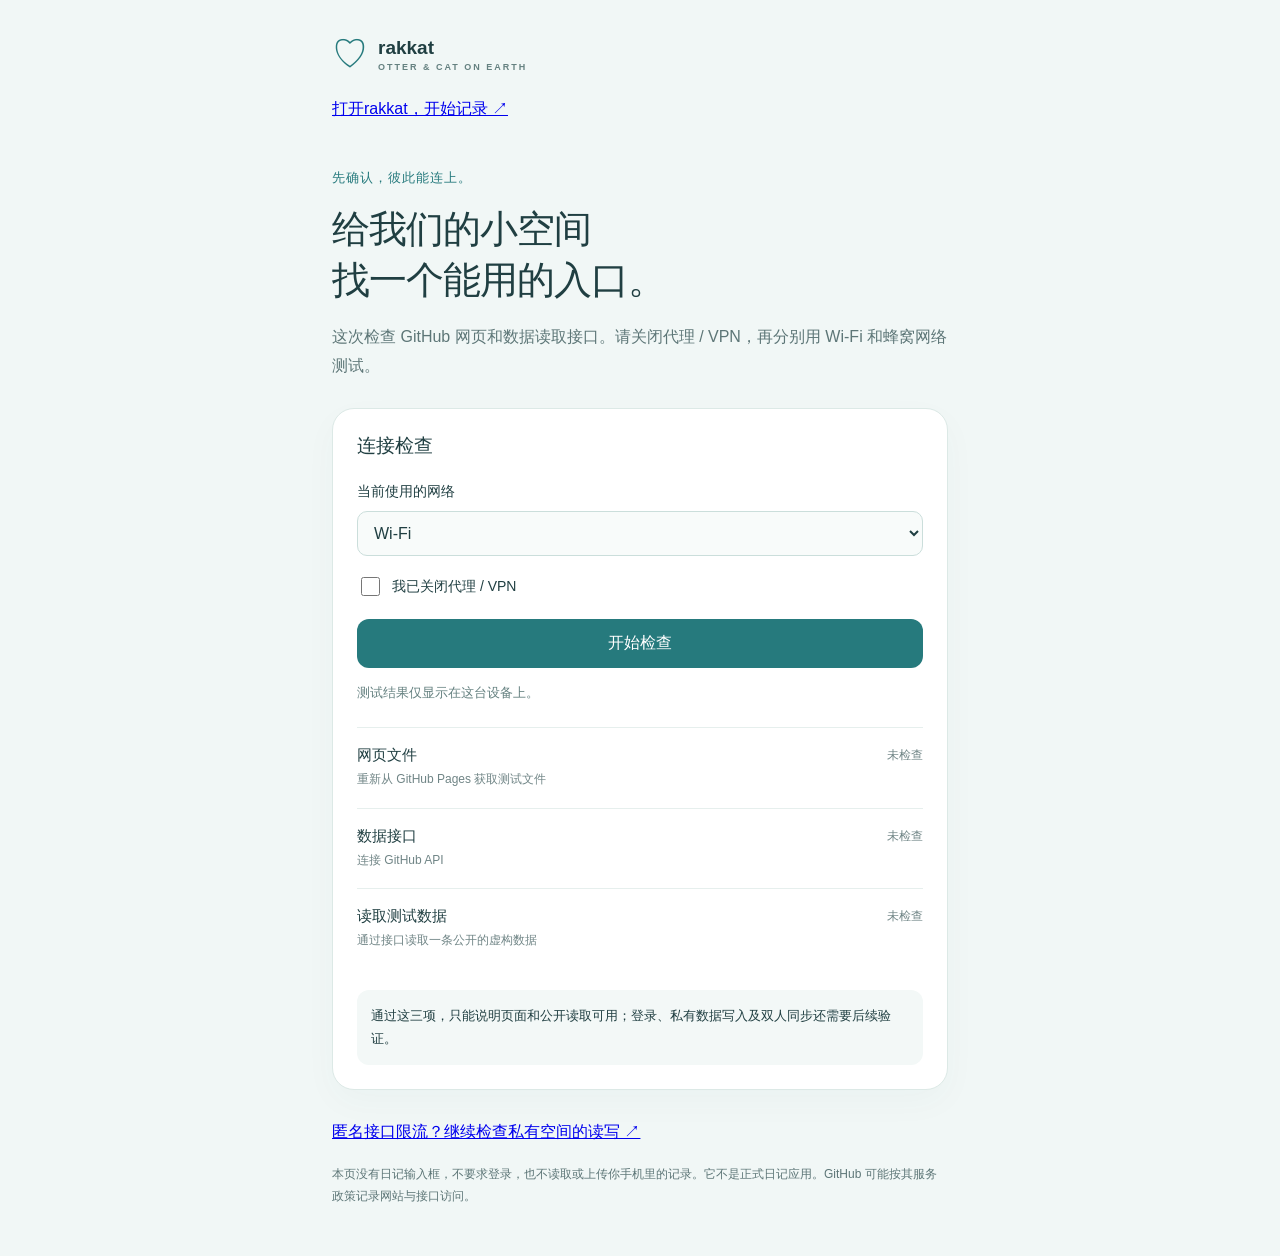
<file: index.html>
<!doctype html>
<html lang="zh-CN">
<head>
  <meta charset="utf-8">
  <meta name="viewport" content="width=device-width, initial-scale=1">
  <meta name="theme-color" content="#f1f7f6">
  <meta name="robots" content="noindex,nofollow">
  <meta name="referrer" content="no-referrer">
  <meta http-equiv="Content-Security-Policy" content="default-src 'self'; script-src 'self'; style-src 'self'; connect-src 'self' https://api.github.com; object-src 'none'; base-uri 'none'; form-action 'none'">
  <title>rakkat · 连接检查</title>
  <link rel="stylesheet" href="./style.css">
  <script type="module" src="./probe.js"></script>
</head>
<body>
  <main>
    <div class="brand"><span class="mark" aria-hidden="true">♡</span><span>rakkat<small>OTTER &amp; CAT ON EARTH</small></span></div>
    <p class="intro"><a href="./journal/">打开rakkat，开始记录 ↗</a></p>
    <p class="eyebrow">先确认，彼此能连上。</p>
    <h1>给我们的小空间<br>找一个能用的入口。</h1>
    <p class="intro">这次检查 GitHub 网页和数据读取接口。请关闭代理 / VPN，再分别用 Wi-Fi 和蜂窝网络测试。</p>
    <section aria-labelledby="test-title">
      <h2 id="test-title">连接检查</h2>
      <label for="network">当前使用的网络</label>
      <select id="network"><option value="Wi-Fi">Wi-Fi</option><option value="蜂窝网络">蜂窝网络</option></select>
      <label class="check"><input id="vpn-off" type="checkbox">我已关闭代理 / VPN</label>
      <button id="run" type="button">开始检查</button>
      <p id="hint" role="status">测试结果仅显示在这台设备上。</p>
      <ol aria-label="检查项目">
        <li><span>网页文件<small>重新从 GitHub Pages 获取测试文件</small></span><strong id="static-result">未检查</strong></li>
        <li><span>数据接口<small>连接 GitHub API</small></span><strong id="api-result">未检查</strong></li>
        <li><span>读取测试数据<small>通过接口读取一条公开的虚构数据</small></span><strong id="contents-result">未检查</strong></li>
      </ol>
      <p id="summary" class="summary" aria-live="polite">通过这三项，只能说明页面和公开读取可用；登录、私有数据写入及双人同步还需要后续验证。</p>
      <button id="copy" type="button" class="secondary" hidden>复制测试结果</button>
      <textarea id="report" readonly hidden aria-label="测试结果，可长按复制"></textarea>
    </section>
    <p><a href="./private.html">匿名接口限流？继续检查私有空间的读写 ↗</a></p>
    <footer>本页没有日记输入框，不要求登录，也不读取或上传你手机里的记录。它不是正式日记应用。GitHub 可能按其服务政策记录网站与接口访问。</footer>
    <noscript>需要在 Safari 中启用 JavaScript 才能运行连接检查。</noscript>
  </main>
</body>
</html>
</file>
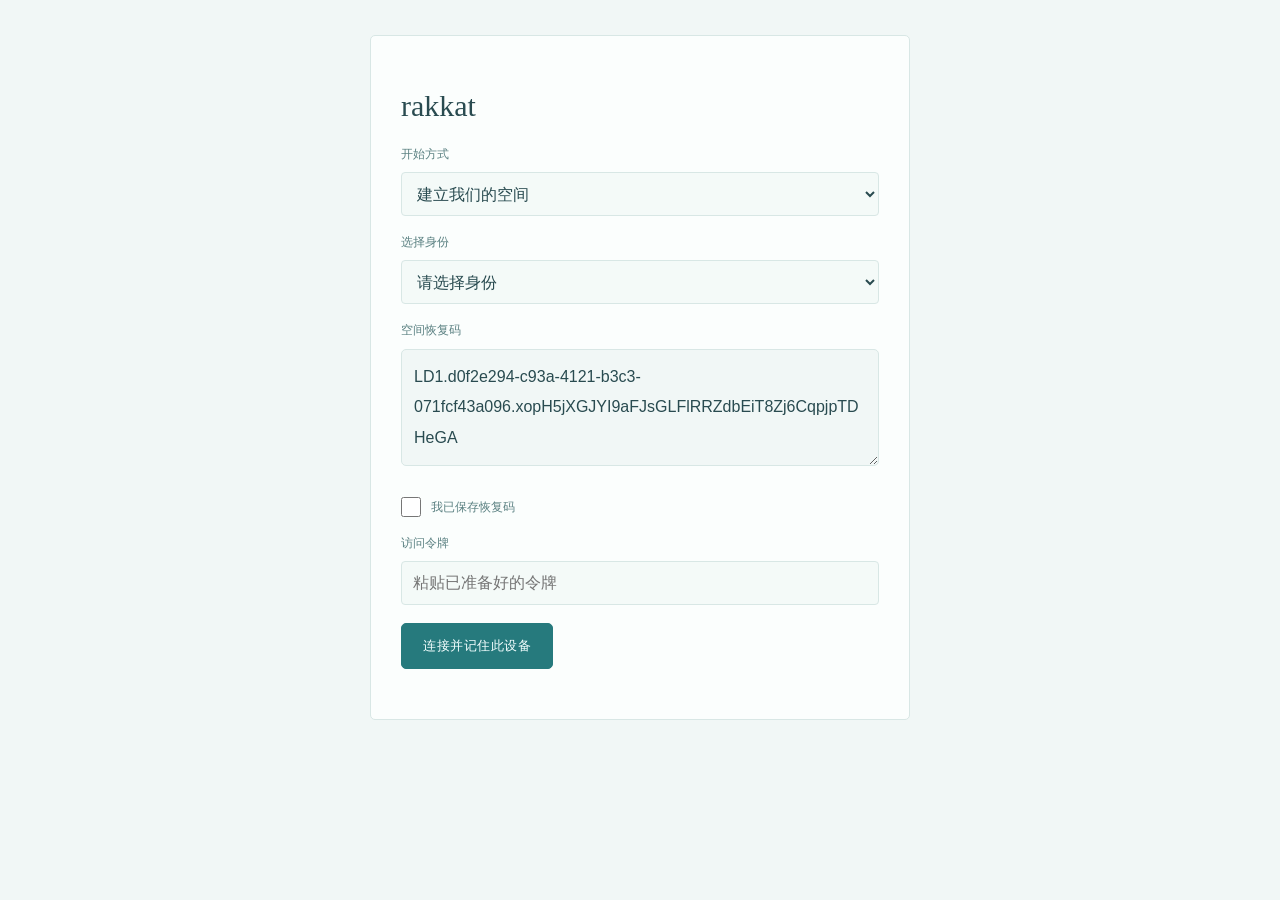
<file: journal/index.html>
<!doctype html>
<html lang="zh-CN">
<head>
  <meta charset="utf-8">
  <meta name="viewport" content="width=device-width, initial-scale=1, viewport-fit=cover">
  <meta name="theme-color" content="#f1f7f6">
  <meta name="apple-mobile-web-app-capable" content="yes">
  <meta name="apple-mobile-web-app-title" content="rakkat">
  <meta name="apple-mobile-web-app-status-bar-style" content="default">
  <meta name="description" content="把平凡的一天，写给喜欢的人。属于两个人的文字日记。">
  <title>rakkat</title>
  <link rel="icon" href="./icon.svg" type="image/svg+xml">
  <link rel="manifest" href="./manifest.webmanifest">
  <link rel="stylesheet" href="./style.css">
  <script src="./app.js" type="module"></script>
<meta name="robots" content="noindex,nofollow"><meta name="referrer" content="no-referrer"><meta http-equiv="Content-Security-Policy" content="default-src 'self'; script-src 'self'; style-src 'self'; img-src 'self' data: blob:; connect-src https://api.github.com; object-src 'none'; base-uri 'none'; form-action 'none'"><link rel="stylesheet" href="./shared.css"></head>
<body data-shared="true">
  <div class="demo-notice" hidden></div>
  <div class="app-shell" hidden>
    <header class="topbar">
      <a href="#diary" class="brand"><img src="./icon.svg" alt="" width="36" height="36"><span>rakkat<small>OTTER &amp; CAT ON EARTH</small></span></a>
      <button id="identity" class="identity" title="切换演示身份"></button>
    </header>
    <main id="main" tabindex="-1">
      <section class="hero">
        <div><p class="eyebrow">JUST YOU & ME</p><h1><span>rakkat</span></h1><p class="hero-copy">獭国猫国建交事项(秘)</p><button class="primary" id="new-entry"><span aria-hidden="true">＋</span> 记下今天</button></div>
        <div class="hero-art" aria-hidden="true"><div class="paper paper-back"></div><div class="paper paper-front"><span class="paper-date">DEAR, YOU</span><span class="flower">✳</span><span class="paper-note">小獭和猫猫<br>值得记住的每一天</span><span class="paper-line"></span><span class="paper-line short"></span><span class="paper-heart">♡</span></div><div class="art-caption">a little note, a little love.</div></div>
      </section>
      <nav class="tabs" aria-label="空间导航">
        <button data-tab="diary" aria-current="page">日记</button><button data-tab="dates">纪念日</button><button data-tab="space">我们的空间</button>
        <span class="tabs-note">把日子慢慢收藏</span>
      </nav>
      <section id="diary-panel" class="panel">
        <div class="section-heading"><div><p class="eyebrow">THE EVERYDAY COLLECTION</p><h2>最近的小事</h2></div><div id="filters" class="filters"><button data-filter="all" class="selected">全部</button><button data-filter="0">我写的</button><button data-filter="1">对方写的</button></div></div>
        <label class="search"><span aria-hidden="true">⌕</span><input id="search" type="search" placeholder="找找某一天、某句话…" aria-label="搜索日记"></label>
        <div id="entries" class="entries"></div>
      </section>
      <section id="dates-panel" class="panel" hidden>
        <div class="section-heading"><div><p class="eyebrow">DAYS WE HOLD CLOSE</p><h2>值得记住的日子</h2></div><button class="primary" id="new-event">＋ 记个日子</button></div>
        <p class="dates-intro">期待下一次见面，也记住每一次小小的照顾。</p>
        <div id="date-highlights" class="date-highlights"></div>
        <div class="calendar-layout">
          <section class="calendar-card" aria-label="日历">
            <div class="calendar-toolbar"><h3 id="calendar-month" aria-live="polite"></h3><div><button class="icon-button" id="month-prev" aria-label="上个月">‹</button><button class="text-button" id="month-today">今天</button><button class="icon-button" id="month-next" aria-label="下个月">›</button></div></div>
            <div class="calendar-week" aria-hidden="true"><span>一</span><span>二</span><span>三</span><span>四</span><span>五</span><span>六</span><span>日</span></div>
            <div id="calendar-days" class="calendar-days" aria-label="选择日期"></div>
            <div class="calendar-legend"><span><i class="event-dot meeting"></i>见面</span><span><i class="event-dot period"></i>经期</span><span><i class="event-dot anniversary"></i>纪念日</span><span><i class="event-dot other"></i>其他</span></div>
          </section>
          <section class="day-card"><p class="eyebrow">ON THIS DAY</p><h3 id="selected-day"></h3><div id="day-events"></div><button class="text-button" id="add-on-day">＋ 为这一天添加记录</button></section>
        </div>
        <div class="section-heading event-list-heading"><h2>我们的日子簿</h2><div class="filters" aria-label="筛选日期记录"><button data-event-filter="all" class="selected">全部</button><button data-event-filter="meeting">见面</button><button data-event-filter="period">经期</button><button data-event-filter="anniversary">纪念日</button><button data-event-filter="other">其他</button></div></div>
        <div id="event-list" class="event-list"></div>
      </section>
      <section id="space-panel" class="panel" hidden>
        <div class="section-heading"><div><p class="eyebrow">A PLACE FOR TWO</p><h2>我们的空间</h2></div></div>
        <div class="settings-grid"><form id="settings" class="settings-card"><h3>给空间一个名字</h3><label>空间名称<input name="title" maxlength="24" required></label><div class="form-row"><label>小獭的称呼<input name="person0" maxlength="12" required></label><label>猫猫的称呼<input name="person1" maxlength="12" required></label></div><label>在一起的日子（可选）<input name="anniversary" type="date"></label><button class="primary" type="submit">保存设置</button></form>
        <div class="settings-card"><h3>把回忆带在身边</h3><p>导出文字日记、留言、纪念日和经期记录的完整备份，换设备时可以导入。</p><button class="secondary" id="export">导出完整备份</button><button class="text-button" id="import">从备份导入</button><input id="import-file" type="file" accept=".json,application/json" hidden><p class="small">备份文件未加密，请保存在你信任的位置。导入会合并记录，同一条记录保留更新时间较新的版本。</p></div>
        <div class="settings-card full-width"><span class="status-dot"></span><strong>现在是本地体验空间</strong><p>切换身份可以体验两个人互相留言；这还不是账号登录。记录保存在当前浏览器中，清除网站数据会丢失，请及时导出。正式双人版还需要账号、跨设备同步、加密和自动备份。</p><div id="stats" class="stats"></div><p id="legacy-photos" class="small" hidden></p><button class="text-button danger" id="clear-examples">移除示例日记</button></div></div>
      </section>
      <footer>獭猫地球行之旅游日记<span>MADE FOR TWO ♡</span></footer>
    </main>
  </div>
  <dialog id="editor" class="editor-dialog"><form id="entry-form">
    <div class="dialog-head"><div><p class="eyebrow">A NOTE TO YOU</p><h2 id="editor-heading">今天想告诉你…</h2></div><button type="button" class="icon-button" data-close="editor" aria-label="关闭编辑器">×</button></div>
    <div class="form-row editor-meta"><label>记录日期<input type="date" id="entry-date" required></label><label>今天的心情<select id="entry-mood"><option>晴朗</option><option>想你</option><option>平静</option><option>开心</option><option>有点累</option><option>小情绪</option></select></label></div>
    <input id="entry-title" class="title-input" maxlength="80" placeholder="给今天起个小标题（可选）" aria-label="日记标题">
    <textarea id="entry-body" maxlength="20000" placeholder="发生了什么？想到了什么？或者，只是突然很想你。" aria-label="日记正文"></textarea>
    <div class="dialog-bottom"><span class="small" id="draft-status">写给对方，也留给未来的我们。</span><button class="primary" id="save-entry" type="submit">收进日记本</button></div>
  </form></dialog>
  <dialog id="detail" class="detail-dialog"><div class="dialog-head"><span class="eyebrow">A DAY TO REMEMBER</span><button class="icon-button" data-close="detail" aria-label="关闭日记">×</button></div><div id="detail-content"></div></dialog>
  <dialog id="event-editor"><form id="event-form">
    <div class="dialog-head"><div><p class="eyebrow">SAVE A LITTLE DAY</p><h2 id="event-editor-heading">记住一个日子</h2></div><button type="button" class="icon-button" data-close="event-editor" aria-label="关闭日期记录">×</button></div>
    <div class="form-row editor-meta"><label>是什么日子<select id="event-kind"><option value="meeting">见面</option><option value="period">经期</option><option value="anniversary">纪念日</option><option value="other">其他</option></select></label><label id="event-subject-label" hidden>为谁记录<select id="event-subject"></select></label></div>
    <label class="event-label">名称（可选）<input id="event-title" maxlength="80" placeholder="比如：周末见面、第一次旅行"></label>
    <div class="form-row editor-meta"><label><span id="event-start-label">日期</span><input id="event-start" type="date" min="1900-01-01" max="9999-12-31" required></label><label id="event-end-label"><span>结束日期（可选）</span><input id="event-end" type="date" min="1900-01-01" max="9999-12-31"></label></div>
    <label id="event-yearly-label" class="checkbox-label" hidden><input id="event-yearly" type="checkbox">每年记住这一天</label>
    <p id="event-hint" class="small"></p>
    <label class="event-label note-label">留一点备注<textarea id="event-note" maxlength="2000" placeholder="想做的事、当天的感受，或想给对方的小提醒。"></textarea></label>
    <div class="event-controls"><button type="button" class="text-button danger" id="delete-event" hidden>删除记录</button><button type="button" class="secondary" id="end-period" hidden>今天结束</button><button class="primary" type="submit" id="save-event">保存这个日子</button></div>
  </form></dialog>
  <div id="toast" role="status" aria-live="polite"></div>
</body>
</html>
</file>
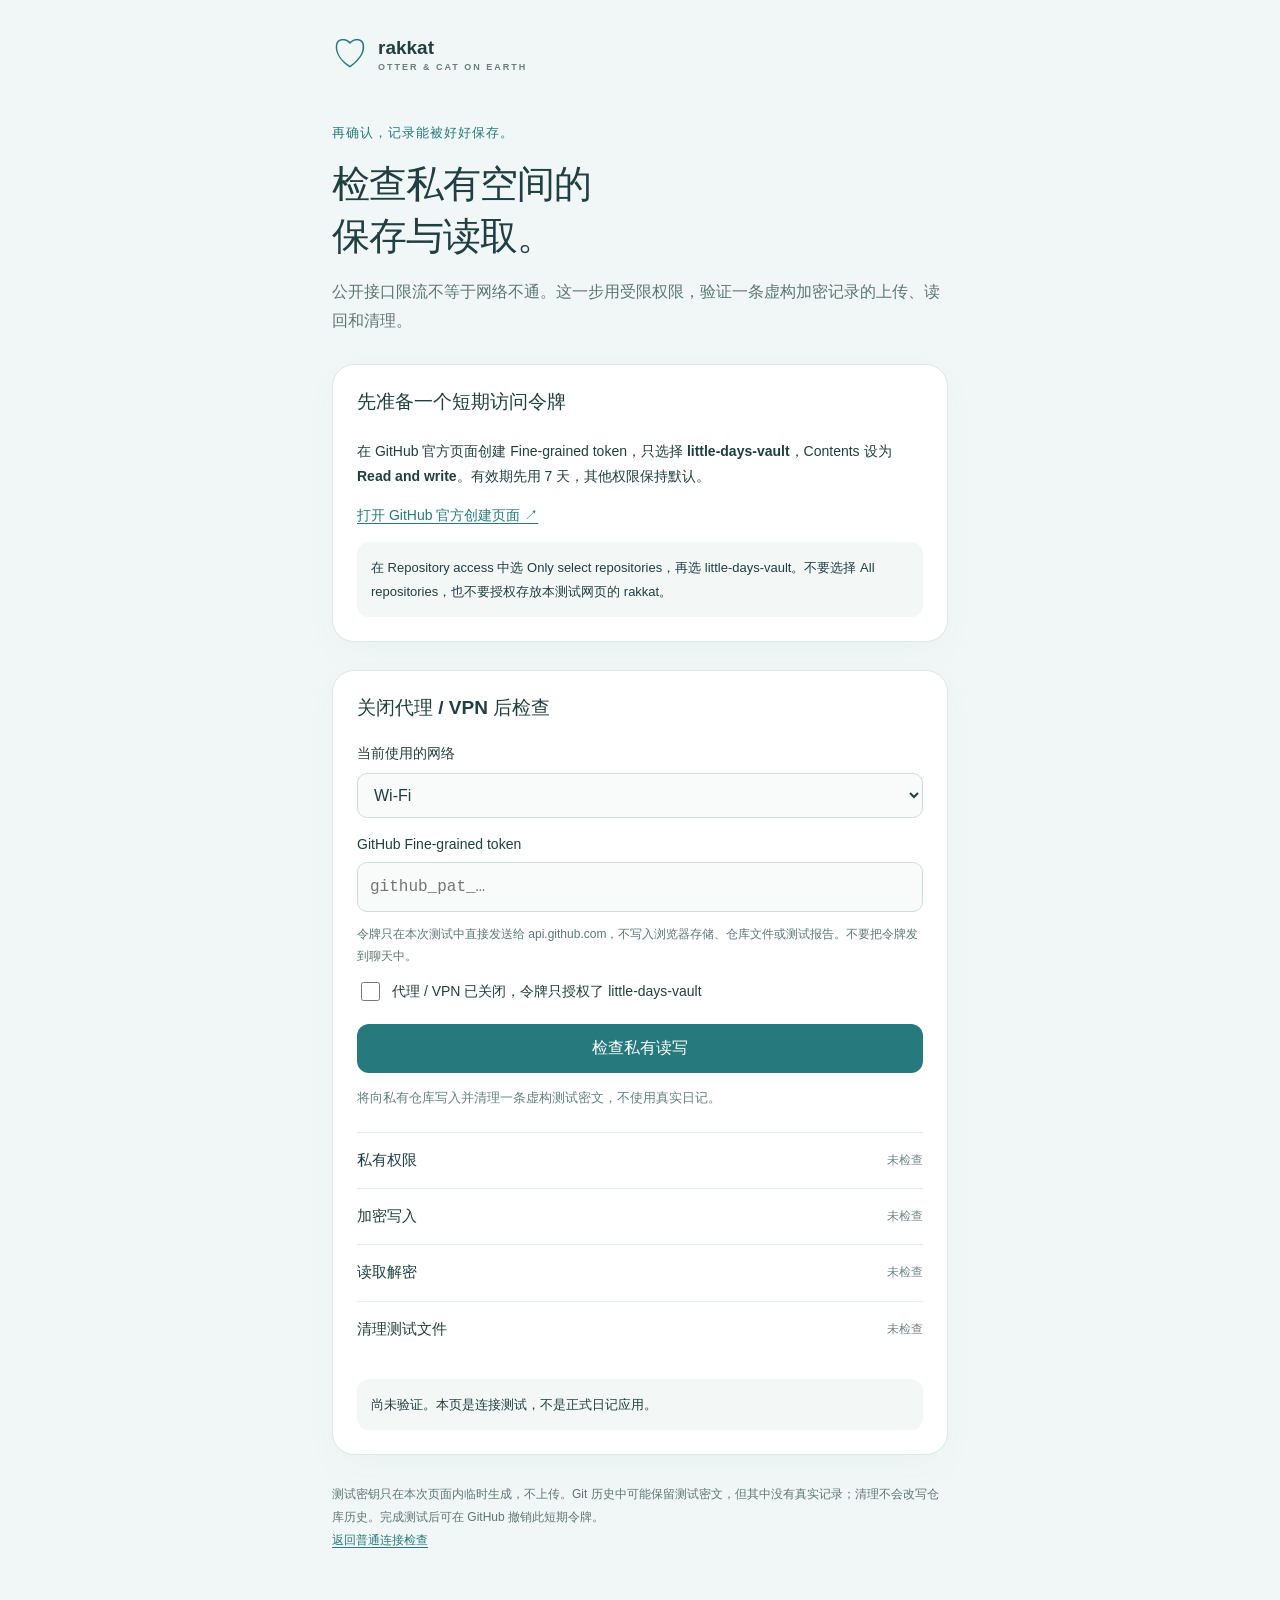
<file: private.html>
<!doctype html>
<html lang="zh-CN">
<head>
  <meta charset="utf-8"><meta name="viewport" content="width=device-width, initial-scale=1"><meta name="theme-color" content="#f1f7f6"><meta name="robots" content="noindex,nofollow"><meta name="referrer" content="no-referrer">
  <meta http-equiv="Content-Security-Policy" content="default-src 'self'; script-src 'self'; style-src 'self'; connect-src https://api.github.com; object-src 'none'; base-uri 'none'; form-action 'none'">
  <title>rakkat · 私有读写检查</title><link rel="stylesheet" href="./style.css"><link rel="stylesheet" href="./private.css"><script type="module" src="./private-probe.js"></script>
</head>
<body><main>
  <div class="brand"><span class="mark" aria-hidden="true">♡</span><span>rakkat<small>OTTER &amp; CAT ON EARTH</small></span></div>
  <p class="eyebrow">再确认，记录能被好好保存。</p>
  <h1>检查私有空间的<br>保存与读取。</h1>
  <p class="intro">公开接口限流不等于网络不通。这一步用受限权限，验证一条虚构加密记录的上传、读回和清理。</p>
  <section>
    <h2>先准备一个短期访问令牌</h2>
    <p>在 GitHub 官方页面创建 Fine-grained token，只选择 <strong>little-days-vault</strong>，Contents 设为 <strong>Read and write</strong>。有效期先用 7 天，其他权限保持默认。</p>
    <p><a href="https://github.com/settings/personal-access-tokens/new?name=LittleDays-connect-check&amp;description=Private%20encrypted%20connection%20test%20only&amp;target_name=shoot5313&amp;expires_in=7&amp;contents=write" target="_blank" rel="noopener noreferrer">打开 GitHub 官方创建页面 ↗</a></p>
    <p class="summary">在 Repository access 中选 Only select repositories，再选 little-days-vault。不要选择 All repositories，也不要授权存放本测试网页的 rakkat。</p>
  </section>
  <section aria-labelledby="private-title">
    <h2 id="private-title">关闭代理 / VPN 后检查</h2>
    <label for="network">当前使用的网络</label><select id="network"><option>Wi-Fi</option><option>蜂窝网络</option></select>
    <label for="token">GitHub Fine-grained token</label><input class="token-field" type="password" id="token" autocomplete="off" autocapitalize="none" spellcheck="false" placeholder="github_pat_…">
    <p class="small">令牌只在本次测试中直接发送给 api.github.com，不写入浏览器存储、仓库文件或测试报告。不要把令牌发到聊天中。</p>
    <label class="check"><input id="vpn-off" type="checkbox">代理 / VPN 已关闭，令牌只授权了 little-days-vault</label>
    <button id="run" type="button">检查私有读写</button>
    <p id="hint" role="status">将向私有仓库写入并清理一条虚构测试密文，不使用真实日记。</p>
    <ol aria-label="检查项目">
      <li><span>私有权限</span><strong id="privacy-result">未检查</strong></li>
      <li><span>加密写入</span><strong id="write-result">未检查</strong></li>
      <li><span>读取解密</span><strong id="read-result">未检查</strong></li>
      <li><span>清理测试文件</span><strong id="cleanup-result">未检查</strong></li>
    </ol>
    <p id="summary" class="summary" aria-live="polite">尚未验证。本页是连接测试，不是正式日记应用。</p>
    <button id="copy" type="button" class="secondary" hidden>复制测试结果</button><textarea id="report" readonly hidden aria-label="测试结果，可长按复制"></textarea>
  </section>
  <footer>测试密钥只在本次页面内临时生成，不上传。Git 历史中可能保留测试密文，但其中没有真实记录；清理不会改写仓库历史。完成测试后可在 GitHub 撤销此短期令牌。<br><a href="./">返回普通连接检查</a></footer>
</main></body></html>
</file>
<file: style.css>
:root{font-family:-apple-system,BlinkMacSystemFont,"Segoe UI",sans-serif;color:#203f42;background:#f1f7f6;font-synthesis:none}*{box-sizing:border-box}body{margin:0}main{max-width:660px;margin:auto;padding:30px 22px 48px}.brand{display:flex;align-items:center;gap:10px;font-size:19px;font-weight:650}.brand small{display:block;font-size:9px;letter-spacing:2px;margin-top:3px;color:#658180}.mark{font-size:36px;color:#267a7d}.eyebrow{margin-top:42px;color:#267a7d;font-size:13px;letter-spacing:1px}h1{font-size:clamp(28px,7vw,38px);line-height:1.35;font-weight:650;letter-spacing:-1px;margin:15px 0}p{line-height:1.8}.intro,footer{color:#5d7677}section{background:#fff;border:1px solid #dce9e6;border-radius:22px;padding:24px;margin:28px 0;box-shadow:0 12px 34px #1b5e5c08}h2{font-size:19px;margin:0 0 24px}label{display:block;font-size:14px}select{margin:10px 0 18px;padding:12px;width:100%;font:inherit;color:inherit;border:1px solid #cbdedb;border-radius:10px;background:#f8fbfa}.check{display:flex;align-items:center;gap:9px;line-height:1.5;margin-bottom:20px}.check input{width:19px;height:19px;accent-color:#267a7d}button{width:100%;border:0;border-radius:12px;padding:14px;font:inherit;font-weight:600;color:white;background:#267a7d;cursor:pointer}button:disabled{opacity:.6;cursor:wait}button.secondary{background:#edf6f4;color:#23696c;margin-top:10px}:focus-visible{outline:3px solid #619cbd;outline-offset:3px}#hint{font-size:13px;color:#658180;min-height:24px}ol{list-style:none;margin:22px 0;padding:0}li{display:flex;align-items:flex-start;justify-content:space-between;gap:14px;padding:18px 0;border-top:1px solid #e6efed}li span{font-size:15px}li small{display:block;line-height:1.6;font-size:12px;color:#708586;margin-top:5px}li strong{font-size:12px;font-weight:500;max-width:48%;text-align:right;line-height:1.6;color:#708586;overflow-wrap:anywhere}li strong[data-state=ok]{color:#22736b}li strong[data-state=failed]{color:#a55243}.summary{font-size:13px;padding:14px;border-radius:12px;background:#f3f8f7;margin:0}footer{font-size:12px;line-height:1.9}textarea{margin-top:14px;width:100%;height:210px;padding:12px;border:1px solid #cbdedb;border-radius:10px;font:13px/1.6 monospace;color:inherit;background:#f8fbfa}[hidden]{display:none!important}@media(max-width:390px){main{padding:24px 16px}section{padding:20px}}
</file>
<file: journal/style.css>
:root{color-scheme:light;--paper:#f1f7f6;--ink:#294b50;--muted:#627f83;--accent:#267a7d;--line:#d8e7e5;--white:#fbfefd;--green:#648e86;font-family:-apple-system,BlinkMacSystemFont,"PingFang SC","Hiragino Sans GB",sans-serif;color:var(--ink);background:var(--paper);font-synthesis:none}
*{box-sizing:border-box}body{margin:0}button,input,textarea,select{font:inherit}button,a,input,textarea,select{-webkit-tap-highlight-color:transparent}button{cursor:pointer}button{color:inherit}button:disabled{cursor:wait;opacity:.5}button:focus-visible,a:focus-visible,input:focus-visible,textarea:focus-visible,select:focus-visible{outline:2px solid var(--accent);outline-offset:4px}button,a{touch-action:manipulation}a{color:inherit;text-decoration:none}[hidden]{display:none!important}h1,h2,h3,p{margin:0}input,textarea,select{min-width:0}img{max-width:100%}.demo-notice{padding:9px 16px;background:#e0eeec;color:#597b7d;text-align:center;font-size:11px;line-height:1.6;letter-spacing:.4px}.app-shell{max-width:1080px;margin:0 auto;padding:0 48px}.topbar{height:104px;display:flex;align-items:center;justify-content:space-between}.brand{display:flex;gap:11px;align-items:center;font-family:"Songti SC","Noto Serif CJK SC",serif;font-size:21px;letter-spacing:3px;font-weight:600}.brand img{border-radius:11px}.brand small{display:block;font:8px -apple-system,sans-serif;letter-spacing:1.5px;margin-top:5px;color:var(--muted)}.identity{display:flex;gap:9px;align-items:center;border:1px solid var(--line);background:transparent;border-radius:30px;padding:7px 12px 7px 7px;font-size:12px}.identity .switch-hint{color:var(--muted);font-size:10px;margin-left:8px}.avatar{width:30px;height:30px;border-radius:50%;background:#d4eae7;display:inline-flex;align-items:center;justify-content:center;font-size:12px;color:#387e7a;flex:none}.avatar.partner{background:#dcebf1;color:#4d788c}.hero{min-height:318px;padding:34px 38px 32px;display:flex;justify-content:space-between;align-items:center;background:#e1eeeb;border:1px solid #d1e4df;border-radius:4px;position:relative;overflow:hidden}.eyebrow{font-size:9px;letter-spacing:2px;color:#64878a;font-weight:500}.hero h1{font-family:"Songti SC","Noto Serif CJK SC",serif;font-weight:500;font-size:42px;line-height:1.45;margin:15px 0 9px;letter-spacing:2px}.hero h1 span{color:var(--accent)}.hero-copy{font-size:13px;color:#5c7e7f;letter-spacing:1px;line-height:1.8}.primary{background:var(--accent);color:#f4ffff;border:1px solid var(--accent);border-radius:5px;padding:13px 21px;font-size:13px;letter-spacing:.5px;transition:background .2s}.primary:hover{background:#1e6267}.hero .primary{margin-top:26px}.hero .primary span{font-size:16px;margin-right:8px}.hero-art{position:relative;width:270px;height:253px;flex:none}.paper{position:absolute;width:176px;height:217px;background:#f7fcfa;box-shadow:1px 7px 20px #24565c12;border:1px solid #cfe3dd;top:5px;left:47px}.paper-back{transform:rotate(-13deg);background:#afd1d1;top:9px;left:28px}.paper-front{transform:rotate(8deg);padding:24px 21px}.paper-front:before{content:'';position:absolute;top:-8px;left:49px;width:73px;height:22px;background:#8ebbb688;transform:rotate(-3deg)}.paper-date{font-size:8px;letter-spacing:2px;color:#709d9b}.flower{position:absolute;right:14px;top:42px;font-size:55px;color:#499e9d}.paper-note{display:block;font-family:"Songti SC",serif;font-size:15px;line-height:1.9;margin-top:41px;color:#4b797b}.paper-line{display:block;width:90%;height:1px;background:#d8e8e5;margin-top:14px}.paper-line.short{width:55%;margin-top:11px}.paper-heart{position:absolute;bottom:12px;right:16px;color:#499e9d;font-size:25px}.art-caption{position:absolute;bottom:1px;left:40px;font-family:Georgia,serif;font-style:italic;font-size:12px;color:#6e9796;transform:rotate(-4deg)}.tabs{height:78px;display:flex;gap:32px;border-bottom:1px solid var(--line);align-items:stretch}.tabs button{border:0;background:transparent;padding:0 2px;font-size:13px;color:var(--muted);position:relative}.tabs button[aria-current]{color:var(--accent);font-weight:600}.tabs button[aria-current]:after{content:'';position:absolute;height:2px;bottom:-1px;left:0;right:0;background:var(--accent)}.tabs-note{margin-left:auto;align-self:center;font-family:"Songti SC",serif;font-size:12px;color:#769492;letter-spacing:1px}.section-heading{display:flex;align-items:center;justify-content:space-between;gap:12px;margin:37px 0 20px}.section-heading h2{font-family:"Songti SC",serif;font-weight:500;font-size:24px;letter-spacing:1px;margin-top:9px}.filters{display:flex;gap:3px;background:#e3eeec;border-radius:20px;padding:4px}.filters button{padding:7px 12px;border:0;background:transparent;color:var(--muted);font-size:11px;border-radius:17px;white-space:nowrap}.filters .selected{background:var(--white);color:var(--ink);box-shadow:0 1px 4px #234f550a}.search{display:flex;align-items:center;gap:9px;border-bottom:1px solid var(--line);padding:0 0 10px;margin:0 0 22px;color:#688b8b}.search>span{font-size:25px}.search input{background:transparent;border:0;outline:none;font-size:12px;flex:1;color:var(--ink);padding:7px 0}.search input::placeholder{color:#729492}.entries{display:grid;grid-template-columns:1fr 1fr;gap:19px}.entry-card{background:var(--white);border:1px solid var(--line);border-radius:5px;padding:25px;display:flex;flex-direction:column;align-items:stretch;text-align:left;min-width:0;transition:transform .2s,box-shadow .2s}.entry-card:hover{transform:translateY(-2px);box-shadow:0 5px 18px #245b610a}.card-top{display:flex;align-items:center;gap:9px;font-size:11px;color:var(--muted)}.card-top .date{margin-left:auto;font-size:10px}.entry-card h3{font-family:"Songti SC",serif;font-size:20px;font-weight:500;line-height:1.6;margin:21px 0 10px;overflow-wrap:anywhere}.entry-excerpt{font-size:12px;color:#5d7c80;line-height:2;display:-webkit-box;-webkit-line-clamp:3;-webkit-box-orient:vertical;overflow:hidden;white-space:pre-line;overflow-wrap:anywhere;margin-bottom:21px}.card-bottom{margin-top:auto;padding-top:14px;border-top:1px solid #e3efed;display:flex;gap:12px;justify-content:space-between;color:#63898b;font-size:10px}.mood{color:#4b8a87}.example{font-size:9px;background:#e8f1ee;border-radius:3px;padding:2px 5px;color:#648b85}.card-photo{width:100%;height:184px;object-fit:cover;margin-bottom:17px;border-radius:3px}.empty{grid-column:1/-1;border:1px dashed #bdd7d2;border-radius:6px;padding:55px 20px;text-align:center;color:var(--muted);font-size:13px;line-height:2}.empty .empty-symbol{display:block;font-family:Georgia,serif;font-size:37px;color:#75a5a1;margin-bottom:10px}.empty p{font-size:12px;margin-top:5px}.photo-grid{display:grid;grid-template-columns:repeat(3,1fr);gap:12px}.photo-tile{border:0;padding:0;background:transparent;position:relative;aspect-ratio:1;overflow:hidden;border-radius:4px}.photo-tile img{width:100%;height:100%;object-fit:cover}.photo-tile span{position:absolute;bottom:0;left:0;right:0;padding:25px 10px 10px;color:white;font-size:11px;background:linear-gradient(transparent,#0008);text-align:left}.muted{font-size:12px;color:var(--muted)}footer{margin-top:52px;padding:25px 0 40px;border-top:1px solid var(--line);font-size:11px;color:#688b8b;text-align:center;letter-spacing:1px}footer span{display:block;font-size:8px;letter-spacing:2px;margin-top:12px;color:#8aacaa}.settings-grid{display:grid;grid-template-columns:1fr 1fr;gap:18px}.settings-card{border:1px solid var(--line);border-radius:5px;padding:26px;background:var(--white)}.settings-card h3{font-family:"Songti SC",serif;font-weight:500;font-size:20px;margin-bottom:18px}.settings-card p{font-size:12px;color:var(--muted);line-height:1.9;margin-bottom:20px}.settings-card label,.editor-meta label{display:block;font-size:12px;color:#5b8182;margin-bottom:18px;flex:1;min-width:0}label input,label select{display:block;width:100%;margin-top:9px;border:1px solid var(--line);border-radius:4px;background:#f4faf8;color:var(--ink);padding:11px;font-size:16px;min-height:44px}.form-row{display:flex;gap:15px}.secondary{border:1px solid #b7d4cf;background:transparent;border-radius:5px;padding:11px 15px;font-size:12px;color:#427c7a;min-height:44px}.secondary:hover{background:#e2f0ec}.text-button{border:0;background:transparent;color:var(--accent);padding:12px;font-size:12px;min-height:44px}.danger{color:#ac5e55}.settings-card .small,.small{color:#6d8e8e;font-size:11px;line-height:1.7}.settings-card .small{margin:16px 0 0}.full-width{grid-column:1/-1}.full-width strong{font-size:13px;font-weight:500}.full-width p{margin:13px 0 14px}.status-dot{display:inline-block;width:7px;height:7px;background:#72a69a;border-radius:50%;margin-right:8px}.stats{display:flex;gap:20px;color:#5e8283;font-size:12px}.settings-card .danger{padding-left:0;margin-top:8px}dialog{border:1px solid var(--line);background:var(--white);color:var(--ink);border-radius:13px;padding:28px;width:calc(100% - 32px);max-width:630px;max-height:88dvh;overflow:auto;box-shadow:0 15px 100px #183f4733}dialog::backdrop{background:#183f4755;backdrop-filter:blur(3px)}.dialog-head{display:flex;justify-content:space-between;align-items:center;margin-bottom:24px;gap:15px}.dialog-head h2{font-family:"Songti SC",serif;font-size:26px;font-weight:500;margin-top:8px}.icon-button{border:0;background:#e2efeb;min-width:36px;height:36px;border-radius:50%;font-size:24px;color:#618b89;display:inline-flex;align-items:center;justify-content:center}.title-input{display:block;width:100%;padding:16px 0;border:0;border-top:1px solid var(--line);background:transparent;font-family:"Songti SC",serif;font-size:21px;color:var(--ink)}.title-input::placeholder{color:#769997;font-size:18px}textarea{resize:vertical;min-height:200px;width:100%;padding:9px 0;border:0;background:transparent;color:var(--ink);font-size:16px;line-height:1.9}textarea::placeholder{color:#729694;font-size:14px}.editor-actions{display:flex;gap:12px;align-items:center;margin:16px 0}.attachment-preview{display:flex;flex-wrap:wrap;gap:9px}.attachment{width:82px;height:82px;position:relative}.attachment img{width:100%;height:100%;object-fit:cover;border-radius:4px}.attachment button{position:absolute;right:-4px;top:-4px;border:0;border-radius:50%;background:#416d72;color:white;width:25px;height:25px;font-size:18px}.dialog-bottom{display:flex;justify-content:space-between;align-items:center;border-top:1px solid var(--line);padding-top:18px;gap:16px}.detail-title{font-family:"Songti SC",serif;font-size:29px;line-height:1.6;margin:22px 0 16px;overflow-wrap:anywhere}.detail-body{white-space:pre-wrap;overflow-wrap:anywhere;line-height:2.1;font-size:15px}.detail-photos{display:grid;grid-template-columns:repeat(2,1fr);gap:9px;margin-top:20px}.detail-photos button{border:0;background:transparent;padding:0}.detail-photos img{width:100%;aspect-ratio:1;object-fit:cover;border-radius:4px}.detail-controls{display:flex;justify-content:flex-end;margin:16px 0;border-bottom:1px solid var(--line);padding-bottom:14px}.comments-heading{font-size:14px;font-weight:500;margin:21px 0}.comment{display:flex;gap:10px;padding:12px 0}.comment-content{flex:1;min-width:0}.comment-content strong{font-size:11px;font-weight:500;color:#638384}.comment-content p{font-size:13px;line-height:1.8;white-space:pre-wrap;overflow-wrap:anywhere;margin-top:4px}.comment-content small{font-size:10px;color:#7b9b99}.comment-form{margin-top:15px;display:flex;gap:8px}.comment-form input{width:100%;border:1px solid var(--line);border-radius:4px;background:var(--paper);padding:11px;font-size:16px}.comment-form .primary{white-space:nowrap;padding:11px 14px}.no-comments{font-size:12px;color:#6f9390}.detail-like{margin-right:auto}.liked{color:var(--accent);background:#dcefeb}.lightbox-image{max-height:80dvh}#lightbox{background:#152d34;border:0;padding:8px;max-width:950px;width:95vw}#lightbox .icon-button{position:fixed;right:25px;top:25px;background:#fff9}#lightbox img{width:100%;max-height:82dvh;object-fit:contain;display:block}#toast{position:fixed;bottom:32px;left:50%;transform:translate(-50%,12px);background:#2d6167;color:#f0fffb;padding:12px 22px;border-radius:7px;font-size:12px;opacity:0;pointer-events:none;transition:opacity .2s,transform .2s;z-index:20;max-width:90vw;text-align:center;line-height:1.7}#toast.visible{opacity:1;transform:translate(-50%,0)}
@media(min-width:1200px){.app-shell{max-width:1120px}.hero{padding-left:48px}.hero-art{margin-right:35px}}
@media(max-width:700px){.app-shell{padding:0 22px}.topbar{height:84px}.hero{padding:26px 23px;min-height:280px}.hero h1{font-size:31px;line-height:1.55;max-width:200px}.hero h1 span{display:block}.hero-copy{font-size:11px;max-width:165px;line-height:1.8}.hero-art{width:145px;height:235px;margin-right:-22px}.paper{width:130px;height:176px;left:5px;top:23px}.paper-back{left:-8px;top:29px}.paper-front{padding:20px 15px}.paper-front:before{left:33px;width:58px;height:19px}.paper-date{font-size:7px}.flower{font-size:42px;right:9px;top:35px}.paper-note{font-size:12px;margin-top:34px}.paper-line{margin-top:10px}.paper-heart{font-size:22px;bottom:5px}.art-caption{font-size:9px;left:-12px;bottom:4px;white-space:nowrap}.hero .primary{margin-top:21px;padding:11px 16px;font-size:12px}.tabs{height:66px;gap:26px}.tabs-note{display:none}.section-heading{margin-top:28px;align-items:flex-end}.section-heading h2{font-size:22px}.eyebrow{font-size:8px;letter-spacing:1.5px}.filters button{font-size:10px;padding:7px 9px}.filters{gap:0}.entries{grid-template-columns:1fr;gap:16px}.entry-card{padding:24px;min-height:230px}.entry-card h3{font-size:21px}.entry-excerpt{font-size:13px}.card-top{font-size:12px}.card-bottom{font-size:11px}.card-photo{height:225px}.photo-grid{grid-template-columns:repeat(2,1fr);gap:9px}.settings-grid{grid-template-columns:1fr}.settings-card{padding:22px}.settings-card p{font-size:13px}.identity{font-size:11px;padding-right:10px}.identity .switch-hint{display:none}.brand{font-size:19px}.demo-notice{font-size:10px;padding:8px 10px;letter-spacing:0}.brand img{width:32px;height:32px}.brand small{font-size:7px}dialog{padding:22px;max-height:90dvh;border-radius:14px}.dialog-head h2{font-size:24px}.dialog-bottom .small{max-width:130px;font-size:10px}.editor-actions .small{font-size:10px}.dialog-bottom .primary{white-space:nowrap}.comment-form .primary{font-size:12px}.detail-title{font-size:25px}.detail-body{font-size:15px}footer{font-size:10px}.stats{gap:14px;flex-wrap:wrap}#toast{bottom:max(28px,env(safe-area-inset-bottom))}}
@media(prefers-reduced-motion:reduce){*,*::before,*::after{transition:none!important;scroll-behavior:auto!important}}

/* Shared calendar, in sea blue and soft teal. */
.dates-intro{font-size:13px;color:var(--muted);line-height:1.8;margin:-5px 0 24px}
.date-highlights{display:grid;grid-template-columns:repeat(3,minmax(0,1fr));gap:14px;margin-bottom:24px}
.date-highlight{padding:22px;border:1px solid #cee3df;border-radius:8px;background:#e8f3ef;min-width:0}
.date-highlight.meeting{background:#e7f1f5;border-color:#d2e5eb}.date-highlight.period{background:#edf1f8;border-color:#dbe3ef}
.date-highlight p{font-size:11px;color:#5b8186;margin-bottom:14px}.date-highlight strong{display:block;font-family:"Songti SC",serif;font-size:26px;font-weight:500;color:#286f77}.date-highlight strong small{font-family:-apple-system,sans-serif;font-size:12px}.date-highlight>span{display:block;font-size:11px;color:#5e8287;line-height:1.8;margin-top:10px;overflow-wrap:anywhere}
.calendar-layout{display:grid;grid-template-columns:minmax(0,1.4fr) minmax(0,1fr);gap:18px}
.calendar-card,.day-card{background:var(--white);border:1px solid var(--line);padding:24px;border-radius:8px;min-width:0}
.calendar-toolbar{display:flex;align-items:center;justify-content:space-between;gap:12px;margin-bottom:22px}.calendar-toolbar h3{font-weight:500;font-size:16px}.calendar-toolbar>div{display:flex;align-items:center}.calendar-toolbar .icon-button{min-width:32px;height:32px;font-size:22px}.calendar-toolbar .text-button{padding:10px}
.calendar-week,.calendar-days{display:grid;grid-template-columns:repeat(7,minmax(0,1fr));gap:4px}.calendar-week{font-size:10px;color:var(--muted);text-align:center;margin-bottom:10px}.calendar-week span{padding:5px 0}
.calendar-day{background:transparent;border:1px solid transparent;border-radius:8px;min-width:0;min-height:48px;padding:8px 0 4px;font-size:13px;display:flex;flex-direction:column;align-items:center;justify-content:center;gap:6px}.calendar-day:hover{background:#edf5f2}.calendar-day.outside{color:#8ba6a7}.calendar-day.today{border-color:#7db4ae;font-weight:600}.calendar-day.selected{background:var(--accent);color:white;border-color:var(--accent)}.calendar-day.selected .event-dot{outline:1px solid #ffffffa0}.calendar-dots{display:flex;gap:3px;min-height:5px}
.event-dot{display:inline-block;width:5px;height:5px;border-radius:50%;flex:none}.event-dot.meeting{background:#3989a3}.event-dot.period{background:#7e8fae}.event-dot.anniversary{background:#479b81}.event-dot.other{background:#849d98}
.calendar-legend{display:flex;gap:14px;flex-wrap:wrap;font-size:10px;color:var(--muted);margin-top:20px;border-top:1px solid var(--line);padding-top:16px}.calendar-legend>span{display:inline-flex;gap:6px;align-items:center}
.day-card h3{font-family:"Songti SC",serif;font-size:23px;font-weight:500;margin:12px 0 20px}.day-empty{font-size:13px;line-height:2;color:var(--muted);margin:30px 0 22px}.day-card>.text-button{padding-left:0}
.event-list-heading h2{margin:0}.event-list{display:grid;gap:10px}.event-record{width:100%;display:flex;align-items:center;gap:14px;border:1px solid var(--line);border-radius:7px;background:var(--white);text-align:left;padding:19px 21px;min-width:0}.event-record:hover{border-color:#98c1ba;background:#f8fcfa}.event-type{font-size:10px;padding:7px 9px;border-radius:5px;flex:none;background:#e6eeec;color:#5b7f7b}.event-type.meeting{background:#e1eef4;color:#397b93}.event-type.period{background:#e9eef7;color:#617b9c}.event-type.anniversary{background:#e0f1e8;color:#367e68}.event-text{flex:1;min-width:0}.event-text strong{font-size:14px;font-weight:500;line-height:1.7;display:block;overflow-wrap:anywhere}.event-text small{font-size:11px;color:var(--muted);line-height:1.9;display:block;margin-top:3px}.event-note{display:-webkit-box;-webkit-line-clamp:2;-webkit-box-orient:vertical;overflow:hidden;white-space:pre-wrap;font-size:12px;color:#648688;line-height:1.8;margin-top:8px;overflow-wrap:anywhere}.event-countdown{font-size:11px;color:var(--accent);flex:none}.event-arrow{font-size:17px;color:#7a9d9a}.event-record.compact{padding:13px 0;border:0;border-bottom:1px solid var(--line);border-radius:0;flex-wrap:wrap;gap:8px;background:transparent}.compact .event-type{font-size:9px;padding:5px 6px}.compact .event-text{flex-basis:65%}.compact .event-countdown{margin-left:auto}
.event-label{display:block;font-size:12px;color:#5b8182;margin-bottom:20px}.event-label input{margin-top:9px}.checkbox-label{display:flex;gap:8px;align-items:center;font-size:13px;margin:0 0 15px}.checkbox-label input{display:inline-block;width:18px;height:18px;min-height:0;margin:0;accent-color:var(--accent)}.note-label{margin-top:20px}.note-label textarea{min-height:108px;border:1px solid var(--line);border-radius:5px;background:#f4faf8;padding:12px;margin-top:9px}.event-controls{display:flex;gap:10px;align-items:center;flex-wrap:wrap;border-top:1px solid var(--line);padding-top:18px}.event-controls .primary{margin-left:auto}.event-controls .text-button{padding-left:0}#event-editor .editor-meta{margin-top:4px}#event-editor #event-hint{font-size:12px;color:#64878a}
@media(max-width:700px){.tabs{gap:22px}.tabs button{font-size:12px;white-space:nowrap}.date-highlights{gap:8px}.date-highlight{padding:15px 12px}.date-highlight p{font-size:10px;line-height:1.7;margin-bottom:10px}.date-highlight strong{font-size:20px}.date-highlight>span{font-size:10px;line-height:1.8}.dates-intro{font-size:12px}.calendar-layout{grid-template-columns:1fr;gap:14px}.calendar-card,.day-card{padding:19px}.calendar-day{min-height:45px}.calendar-toolbar h3{font-size:15px}.day-card h3{font-size:21px;margin-bottom:14px}.day-empty{margin:14px 0}.event-list-heading{align-items:flex-start;flex-direction:column;gap:15px}.event-list-heading .filters{align-self:stretch;justify-content:space-between}.event-list-heading .filters button{padding:9px 12px}.event-record{padding:16px 14px;gap:10px;flex-wrap:wrap}.event-record>.event-text{flex-basis:60%}.event-countdown{margin-left:auto}.event-type{padding:6px 8px}.event-text strong{font-size:14px}.event-text small{font-size:10px}.event-controls{gap:6px}.event-controls .primary{padding:12px 14px}.event-controls .secondary{padding:10px}#dates-panel>.section-heading .primary{padding:11px 13px;font-size:12px;white-space:nowrap}#dates-panel>.section-heading h2{font-size:21px}}
@media(max-width:370px){.app-shell{padding:0 16px}.date-highlights{grid-template-columns:1fr}.date-highlight{display:grid;grid-template-columns:1fr 1fr;gap:5px 10px}.date-highlight p{margin:0}.date-highlight strong{grid-column:2;grid-row:1/3;align-self:center;text-align:right}.date-highlight>span{margin:0}.tabs{gap:19px}}
.comment-footer{display:flex;align-items:center;gap:12px;margin-top:2px}
.comment-reply{min-width:44px;padding:8px 10px;font-size:11px}
.comment-quote{margin:8px 0;padding:9px 12px;border-left:2px solid #9bc9c3;border-radius:0 4px 4px 0;background:#edf5f2;color:#648683}
.comment-quote>span{font-size:11px}
.comment-content .comment-quote p{font-size:12px;margin-top:3px}
.comment-quote p,.reply-context p{display:-webkit-box;-webkit-line-clamp:2;-webkit-box-orient:vertical;overflow:hidden;overflow-wrap:anywhere;white-space:pre-wrap}
.reply-context{display:flex;align-items:center;gap:8px;margin-top:18px;padding:8px 10px 8px 12px;background:#e5f1ed;border-left:2px solid #87bcb5;border-radius:0 5px 5px 0}
.reply-context>div{flex:1;min-width:0}
.reply-context strong{color:var(--accent);font-size:12px;font-weight:500}
.reply-context p{color:#638583;font-size:12px;line-height:1.7;margin-top:3px}
.reply-context .text-button{flex:none;padding:8px;font-size:11px}
.reply-context:not([hidden])+.comment-form{margin-top:8px}
.comment-form input{flex:1;min-width:0}
.entry-time{margin-top:10px;color:#688987;font-size:11px;line-height:1.7;font-weight:400}
</file>
<file: journal/shared.css>
.welcome{max-width:540px;margin:35px auto;padding:30px}.welcome h1{font-family:"Songti SC",serif;font-size:30px;font-weight:500;line-height:1.6;margin:16px 0}.welcome textarea,#device-dialog textarea{width:100%;min-height:90px;border:1px solid var(--line);border-radius:5px;padding:12px;font-size:16px;background:var(--paper);color:var(--ink);margin:10px 0;overflow-wrap:anywhere}.welcome label.checkbox-label{display:flex;align-items:center;gap:10px}.welcome label.checkbox-label input{width:20px;min-height:20px;margin:0;flex:none}.welcome details{margin:0 0 20px}.welcome summary,#sync-conflicts summary{font-size:13px;cursor:pointer;line-height:1.8}.welcome a,#device-dialog a{text-decoration:underline;color:var(--accent)}.form-message{margin-top:15px!important;white-space:pre-wrap;overflow-wrap:anywhere}.device-actions{display:flex;flex-wrap:wrap;gap:8px;align-items:center}.demo-notice .text-button{font-size:12px;padding:5px 10px}#device-dialog p{font-size:13px;line-height:1.9;margin:15px 0}#device-dialog label{display:block;margin:15px 0;font-size:13px}#sync-conflicts{margin-top:20px}#sync-conflicts details{border-top:1px solid var(--line);padding:15px 0}#sync-conflicts pre{font:13px/1.9 -apple-system,sans-serif;white-space:pre-wrap;overflow-wrap:anywhere;max-height:280px;overflow:auto;background:var(--paper);padding:12px}body[data-shared="true"] .identity .switch-hint{display:none}@media(max-width:600px){.welcome{margin:18px 14px;padding:24px}.device-actions{align-items:stretch}.demo-notice{font-size:12px}}
</file>
<file: private.css>
.token-field{display:block;width:100%;margin:10px 0;padding:12px;border:1px solid #cbdedb;border-radius:10px;font:16px/1.5 monospace;background:#f8fbfa;color:#203f42}.small{font-size:12px;color:#5d7677}a{color:#267a7d;text-underline-offset:3px}section p{font-size:14px}section .summary{font-size:13px}strong{overflow-wrap:anywhere}
</file>
